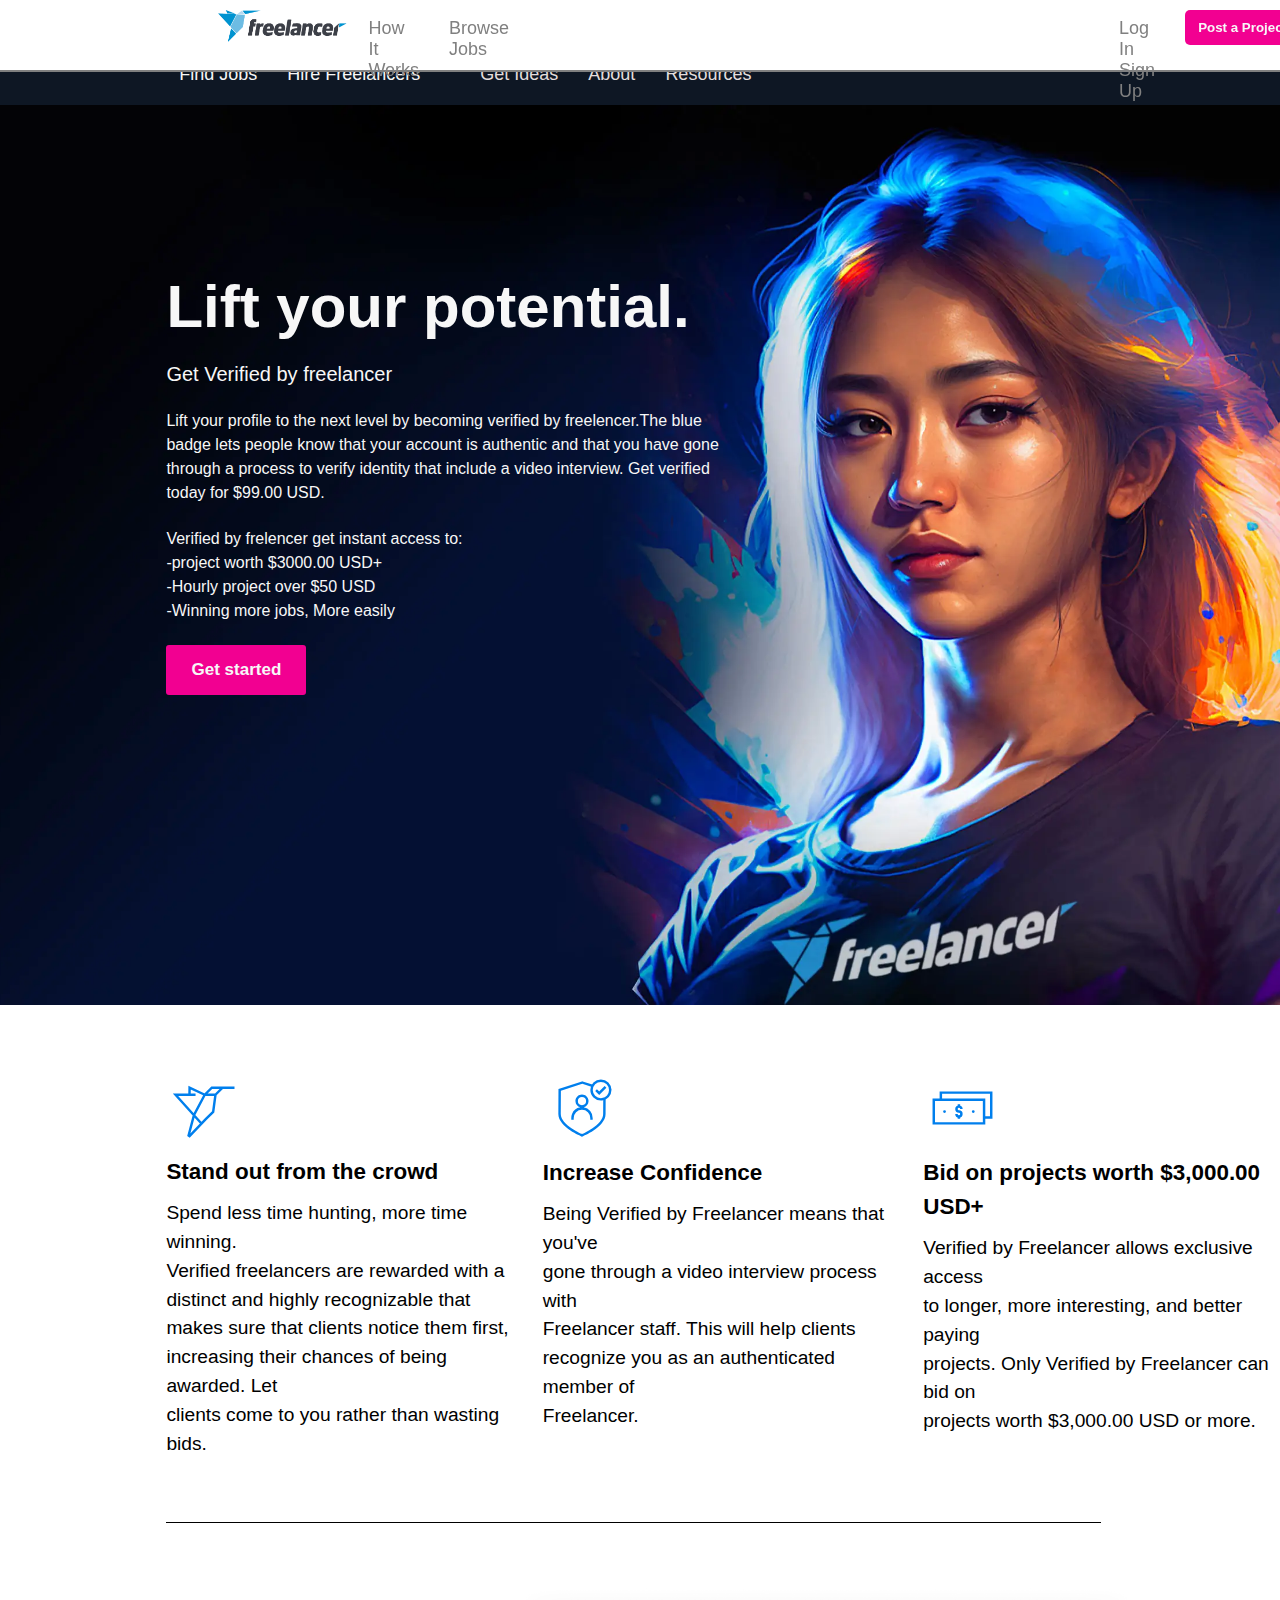
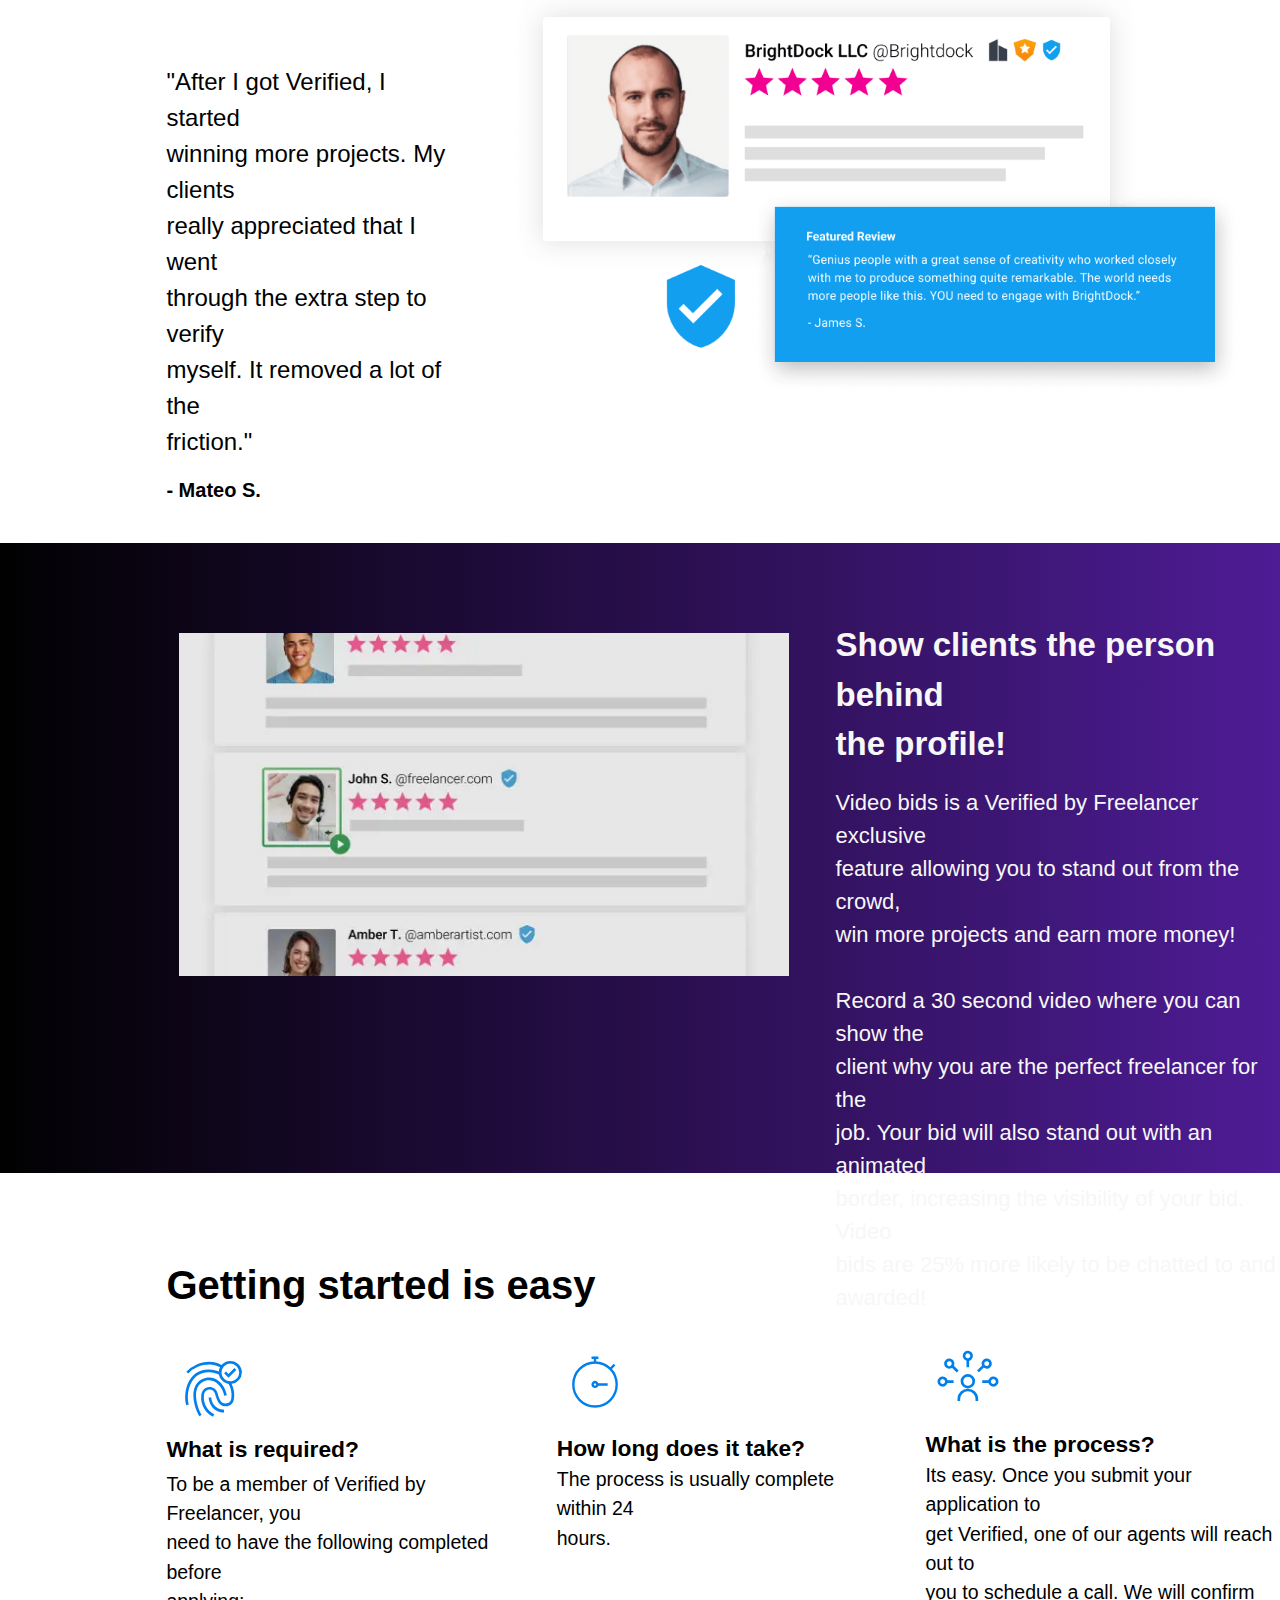
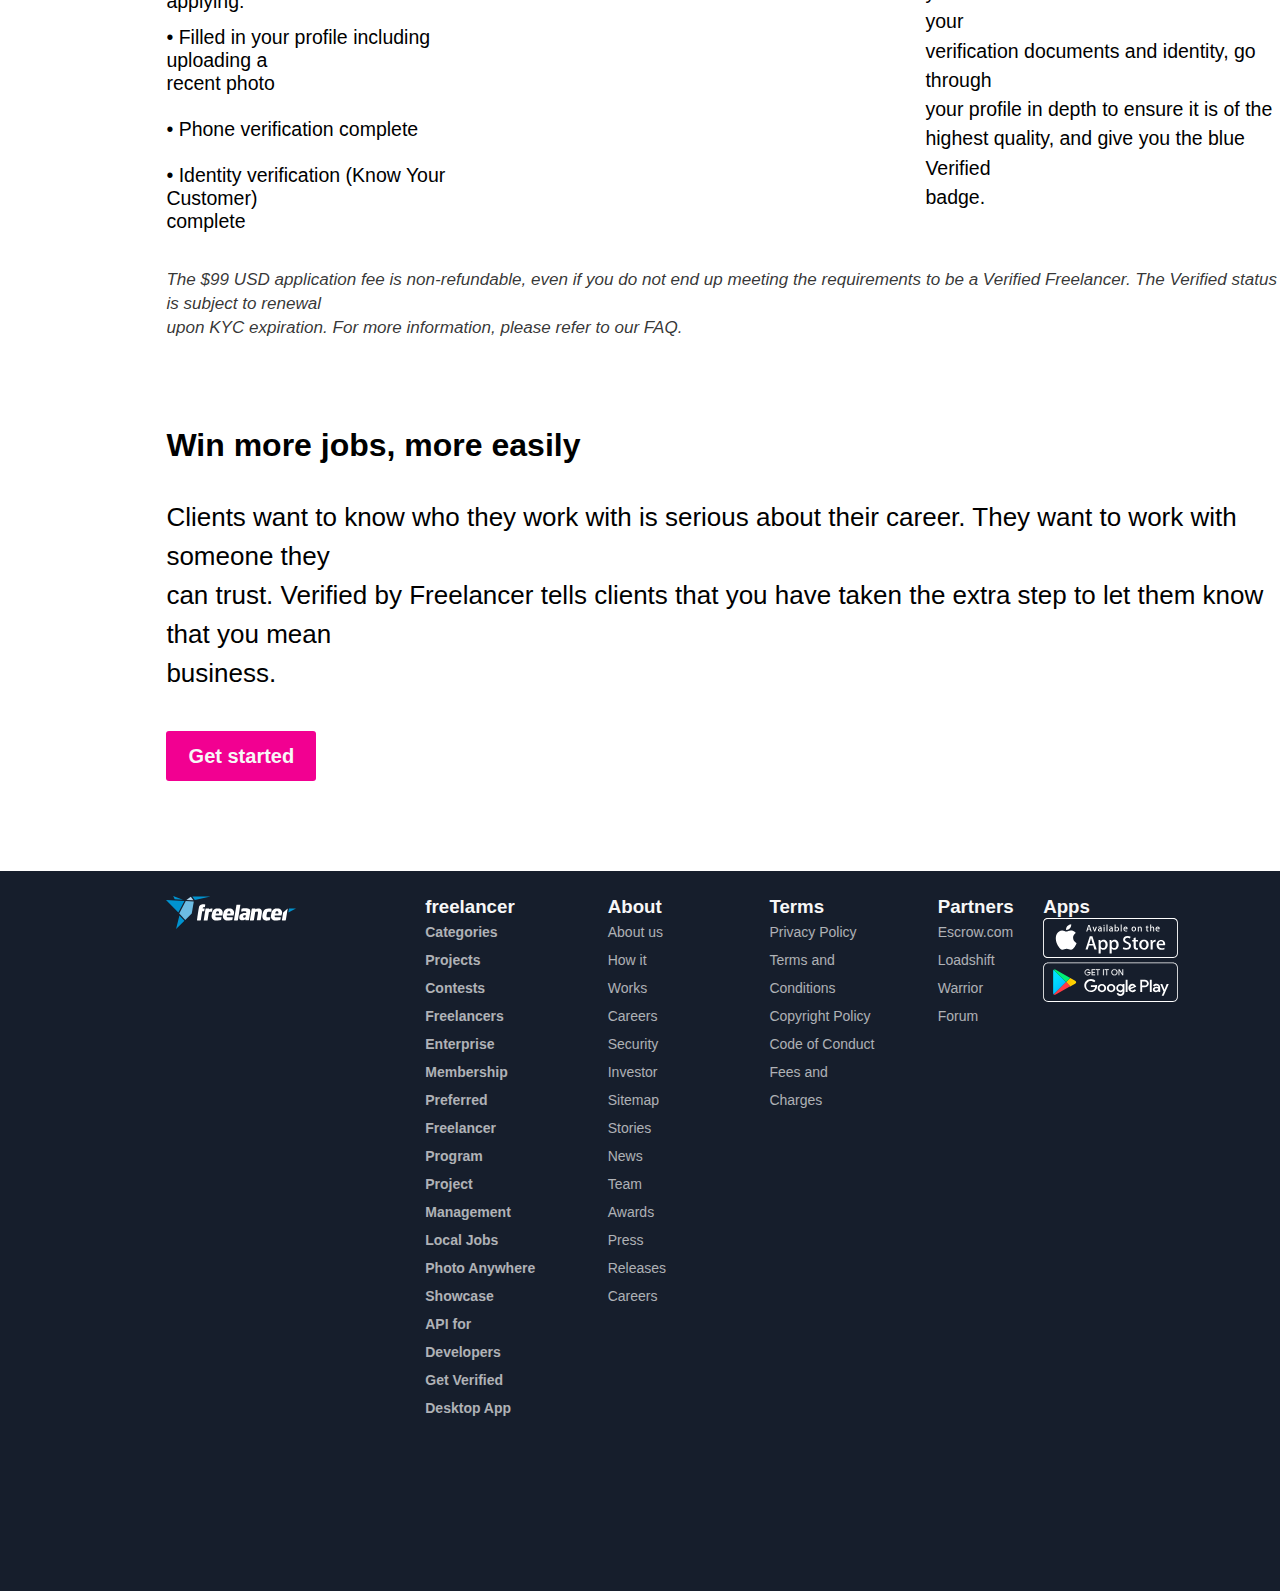
<file: index.html>
<!DOCTYPE html>
<html lang="en">
<head>
    <meta charset="UTF-8">
    <meta http-equiv="X-UA-Compatible" content="IE=edge">
    <meta name="viewport" content="width=device-width, initial-scale=1.0">
    <title>recreating freelancer website</title>
    <link rel="stylesheet" href="/css/style.css">

</head>

<body>
    <div class="parent">
       <div class="bag">
          <img class="logo" src="/images/Freelancer_logo-removebg-preview.png">
       </div>
    
        <div class="nav1">
            <header>
            <ul>
               <li>How It Works</li>
               <li>Browse Jobs</li>
            </ul>
        </div>

        <div class="nav2">
            <a href="#">Log In</a>
            <a href="#">Sign Up</a>
        </div>

        <div class="the">
            <button type="button" class="btn1">Post a Project</button>
        </div>

         </header>  
        </div>
    </div>
   
    <div class="nav3">
        
     <div class="slp">
        <ul>
        <li><a href="#">Find Jobs</a>
            <!-- <ul class="sub-nav"> -->
                <!-- <li><a href="#">By Skill</a></li> -->
                <!-- <li><a href="#">By Language</a></li> -->
                <!-- <li><a href="#">Featured Jobs</a></li> -->
                <!-- <li><a href="#">Find Contest</a></li> -->
            <!-- </ul> -->
        </li>
        <li><a href="#"> Hire Freelancers</a>
            <uL>
                <!-- <li><a href= </li> -->
            </uL>
        
        </li>
        <li>Get Ideas</li>
        <li>About</li>
        <li>Resources</li>
        </ul>
     </div>


</div>

<div class="container">

    <div class="create">
        <h1>Lift your potential.</h1>
    </div>    
     <div class="create2">
        <p>Get Verified by freelancer</p>
      </div>
    <div class="create3">
        Lift your profile to the next level by becoming verified by freelencer.The blue<br>
        badge lets people know that your account is authentic and that you have gone<br>
        through a process to verify identity that include a video interview. Get verified<br>
        today for $99.00 USD.
    </div>
    <div class="create4">
        Verified by frelencer get instant access to:<br>
        -project worth $3000.00 USD+<br>
        -Hourly project over $50 USD<br>
        -Winning more jobs, More easily<br>
    </div>
    <div class="button2">
        <button type="button" class="btn2">Get started</button>
    </div>
</div>
<div class="container2">

    <div class="down">
        <img src="/images/image1.svg">
        <h3>Stand out from the crowd</h3>
        <p>Spend less time hunting, more time winning.<br>
         Verified freelancers are rewarded with a <br>distinct and highly recognizable that<br>
         makes sure that clients notice them first,<br> increasing their chances of being awarded. Let <br>clients come to you rather than wasting bids.</p>
    </div>
    <div class="down1">
        <img src="/images/image2.svg">
       <h3>Increase Confidence</h3>
        <p>Being Verified by Freelancer means that you've<br>gone through a video interview process with <br>
            Freelancer staff. This will help clients<br>recognize you as an authenticated member of<br> Freelancer.</p>
    </div>
    <div class="down2">
         <img src="/images/image3.svg">
        <h3>Bid on projects worth $3,000.00 USD+</h3>
         <p>Verified by Freelancer allows exclusive access<br>
         to longer, more interesting, and better paying<br>
          projects. Only Verified by Freelancer can bid on<br>
         projects worth $3,000.00 USD or more.</p>
    </div>
 

</div>

<div class="line">
    <hr color="black" size="1">
</div>
     
     <div class="container3">
        <div class="down3">
            <p>"After I got Verified, I started<br> winning more projects. My clients <br>
            really appreciated that I went<br> through the extra step to verify<br>
             myself. It removed a lot of the<br> friction."</p>
            <h2>- Mateo S.</h2>
        </div>

         <div class="down5">
              <img src="/images/image5.webp">
        </div>
    
     </div>

     <div class="container4">

            <div class="down7">
                <img src="/images/image6.webp">
            </div>

            <div class="down6">
                <h2>Show clients the person behind<br> the profile!</h2>
               <p>Video bids is a Verified by Freelancer exclusive<br> feature allowing you to stand out from the crowd,<br>
                 win more projects and earn more money!<br>
                 <br>
                Record a 30 second video where you can show the<br>client why you are the perfect freelancer for the <br>
                job. Your bid will also stand out with an animated<br>
                border, increasing the visibility of your bid. Video<br> 
                bids are 25% more likely to be chatted to and <br>awarded!</p>
               </div>
    </div>

    <div class="down8">
        <h1>Getting started is easy</h1>
    </div>

    <div class="container5">

        <div class="down9">
            <img src="/images/image7.svg">
           <h3>What is required?</h3>     
           <p>To be a member of Verified by Freelancer, you<br>
              need to have the following completed before<br>
              applying:<br>
              <div class="down10">
            • Filled in your profile including uploading a<br> recent photo<br><br>
            • Phone verification complete<br><br>
            • Identity verification (Know Your Customer)<br> complete</p>
              </div>
        </div>

        <div class="down11">
            <img src="/images/image8.svg">
           <h3> How long does it take?</h3>
            <p>The process is usually complete within 24<br> hours.</p>
        </div>

        <div class="down12">
            <img src="/images/image9.svg">
           <h3>What is the process?</h3>
            <p>Its easy. Once you submit your application to<br>
                get Verified, one of our agents will reach out to<br> 
                you to schedule a call. We will confirm your<br>
                verification documents and identity, go through<br>
                your profile in depth to ensure it is of the<br>
                highest quality, and give you the blue Verified<br> badge.
            </p>
        </div>

    </div>
    <div class="down13">
    <small>The $99 USD application fee is non-refundable, even if you do not end up meeting the requirements to be a Verified Freelancer. The Verified status is subject to renewal<br> upon KYC expiration. For more information, please refer to our FAQ.</small>
    </div>

    <div class="down14">
       <h1>Win more jobs, more easily</h1>
       <p>Clients want to know who they work with is serious about their career. They want to work with someone they<br>
        can trust. Verified by Freelancer tells clients that you have taken the extra step to let them know that you mean<br>
        business.</p>
    </div>
    <div class="button3">
        <button type="button" class="btn3">Get started</button>
    </div>

    <div class="container6">

        
    
        <div class="down15">
        <img src="/images/freelancer-logo-old-light.svg">
        </div>

       

        <div class="down16">
            <h3>freelancer<h3>
            <Li a href="#">Categories</Li>
            <Li a href="#">Projects</Li>
            <Li a href="#"> Contests
            <Li a href="#">Freelancers</Li>
            <Li a href="#">Enterprise</Li>
            <Li a href="#"> Membership</Li>
            <Li a href="#">Preferred Freelancer</Li>
            <Li a href="#">Program</Li>
            <Li a href="#"> Project Management</Li>
            <Li a href="#">Local Jobs</Li>
            <Li a href="#" >Photo Anywhere</Li>
            <Li a href="#"> Showcase</Li>
            <Li a href="#">API for Developers</Li>
            <Li a href="#">Get Verified</Li>
            <Li a href="#"> Desktop App</Li>
        </div>
        <div class="down17">
            <h3>About</h3>
            <Li a href="#">About us</Li>
            <Li a href="#">How it Works</Li>
            <Li a href="#">Careers</Li>
            <Li a href="#">Security</Li>
            <Li a href="#">Investor</Li>
            <Li a href="#">Sitemap</Li>
            <Li a href="#"> Stories</Li>
            <Li a href="#">News</Li>
            <Li a href="#">Team</Li>
            <Li a href="#">Awards</Li>
            <Li a href="#">Press Releases</Li>
            <Li a href="#">Careers</Li>
        </div>
        <div class="down18">
            <h3>Terms</h3>
            <li a href="#">Privacy Policy</li> 
            <li a href="#">Terms and Conditions</li>
            <li a href="#">Copyright Policy</li>
            <li a href="#">Code of Conduct </li>
            <li a href="#">Fees and Charges</li>
        </div>
        <div class="down19">
           <h3>Partners</h3>
           <li a href="#">Escrow.com</li>
           <li a href="#" >Loadshift</li>
           <li a href="#"> Warrior Forum</li>
        </div>
        <div class="down20">
            <h3>Apps</h3>
            <img src="/images/app-store.svg">
            <img src="/images/google-play.svg">
        </div>

        <!-- <div class="line"> -->
        <!-- <hr color="black" size="1"> -->
        <!-- </div> -->
        

        

    </div>

</body>                                       

</html>
</file>
<file: css/style.css>
*{
    margin: 0;
    padding: 0;
    box-sizing: border-box;
    font-family: sans-serif
}
ul,li{
    display:flex;
    padding-right:30px;
    font-size: 18px;
    
}
.parent{
    position: fixed;
    margin-top: 0px;
    display:flex;
    background-color: #ffffff;
    height: 8vh;
    width: 100%;
    border-bottom: 2px solid grey;
    padding-left: 3%;
    /* justify-content:space-around; */
}

.nav1 header ul li :hover {
    color: #0dcff1;
}
.nav1 header ul li{
    color: grey;
}
.nav2 a{
    text-decoration: none;
    color: grey;
    font-size: 18px;
}
.btn1{
    background-color: #f20091;
    border-color: none; 
    color: #f7f7f7;
    font-weight: bold;
    border: none;
    border-radius: 5px;
    height: 35px;
    width: 115px;
}

.bag img{
    width: 130px;
}
.nav2{
    padding-left: 550px; 
    margin-top: 18px;
}

.nav1{
    padding-left: 20px;
    margin-top: 18px;
    cursor: pointer;
}
.bag{
    padding-left: 180px;
    margin-top: 10px;
}
.give a{
    padding-right: 15px;
}
.the{
    padding-left: 10px;
    margin-top: 10px;
}
.nav2 a{
    padding-right: 20px;
}
 .nav3{
    display: flex;
    color: rgb(228, 222, 222);
    background-color: #0e1724;
    padding-top: 5%;
    padding-left: 14%;
    font-size: 18px;
    
 }
.slp{
    padding-bottom: 20px;   
}
.slp ul li a {
    text-decoration: none;
    color: #f7f7f7;

}

.container{
    width: 100%;
    height: 100vh;
    background-image: url(/images/verified-hero-desktop.png);
    background-size: cover;
    background-position: center;
    overflow: hidden;
    padding-left: 13%;
}

.create{
    color: #f7f7f7;
    font-size: 30px;
    margin-top: 15%;
}
.create2{
    color: #f7f7f7;
    font-size: 20px;
    padding-top: 2%;
}
.create3{
    color: #f7f7f7;
    padding-top: 2%;
    line-height: 1.5;
}
.create4{
    color: #f7f7f7;
    padding-top: 2%;
    line-height: 1.5;
}
.btn2{
    background-color: #f20091;
    border-color: none; 
    color: #f7f7f7;
    font-weight: bold;
    border: none;
    border-radius: 3px;
    height: 50px;
    width: 140px;
    font-size: 17px;
    cursor: pointer;
}
.button2{
    padding-top: 2%;
}
.container2{
    display: flex;
    margin-top: 5%;
    font-size: 120%;
    
}
.down{
    line-height: 1.5;
    padding-left: 13%;
    /* font-size: 110%; */
}
.down1{
    line-height: 1.5;
    padding-left: 2%;
    /* font-size: 110%; */
}
.down2{
    line-height: 1.5;
    padding-left: 2%;
    /* font-size: 110%; */
}
.down img{
    width: 22%;
}
.down1 img{
    width: 22%;
}
.down2 img{
    width: 22%;
}
.down p{
    padding-top: 3%;
}
.down1 p{
    padding-top: 3%;
}
.down2 p{
    padding-top: 3%;
}
.line{
    /* border-top: 1px solid black; */
    width: 86%;
    padding-left: 13%;
    padding-top: 5%;    
}
.container3{
    display: flex;
    margin-top: 5%;
}
.down3{
    line-height: 1.5;
    padding-left: 13%;

}
.down3 h2{
    font-size: 20px;
    padding-top: 5%;
}
.down3{
    padding-top: 6%;
}
.down3 p{
    font-size: 150%;
}
.down5 img{
    width: 95%;
    padding-left: 6%;
}
.container4{
    display: flex;
    background: linear-gradient(to right, #010101, #4e1c95);
    height: 70vh;
    margin-top: 3%;
}
.down7{
    padding-top: 7%;
    padding-left: 14%;
}
.down7 img{
    width: 110%;
}
.down6{
    color: #f7f7f7;
    /* padding-left: 1%; */
    line-height: 1.5;
    font-size: 22px;
    padding-top: 6%;
    padding-left: 8%;
}
.down6 p{
    padding-top: 4%;
}
.down8{
    margin-top: 7%;
    padding-left: 13%;
}
.down8 h1{
    font-size: 40px;
}
.container5{
    display: flex;
    margin-top: 2%;
    font-size: 19.5px;
}

.down9{
    /* line-height: 1.5; */
    padding-left: 13%;
    margin-top: 1%;
}
.down9 p{
    padding-top: 2%;
    line-height: 1.5;
}
.down9 img{
    width: 24%;
}
.down10{
    /* line-height: 1.5; */
    margin-top: 10px;
}
.down10 img{
    width: 24%;
}
.down11{
    padding-left: 3%;
    line-height: 1.5;
    margin-top: 1%;
    
}
.down11 img{
    width: 24%;
    
}
.down12{
    padding-left: 4%;
    line-height: 1.5;
    /* padding-bottom: 2%; */
}
.down12 img{
    width: 24%;
}
.down13{
    margin-top: 2%;
    padding-left: 13%;
    font-style: italic;
    font-size: 20.5px; 
    color: #000000cc;
}
.down14{
    margin-top: 7%;
    padding-left: 13%;
}
.down14 p{
    margin-top: 3%;
    line-height: 1.5;
    font-size: 26px;
}
.btn3{
    background-color: #f20091;
    border-color: none; 
    color: #f7f7f7;
    font-weight: bold;
    border: none;
    border-radius: 3px;
    height: 50px;
    width: 150px;
    font-size: 20px;
    cursor: pointer;
}
.button3{
    padding-left: 13%;
    padding-top: 3%;
}
.container6{
    display: flex;
    justify-content: left;
    background-color: #161e2c;
    height: 80vh;
    margin-top: 7%;
}
.down15{
    margin-left: 13%;
    margin-top: 2%;
}
.down15 img{
    width: 50%;
}
.down16{
    padding-right: 3%;
    padding-top: 2%;
}
.down16 h3{
    color: #f7f7f7;
}
.down16 li {
    color: #f7f7f7af;
    line-height: 2;
    font-size: 14px;
    cursor: pointer;
}
.down16 li:hover {
    color: #f7f7f7;
    text-decoration: underline;
}
.down17{
    padding-top: 2%;
    padding-right: 4%;
}
.down17 h3{
    color: #f7f7f7;
}
.down17 li {
    color: #f7f7f7af;
    line-height: 2;
    font-size: 14px;
    cursor: pointer;
}
.down17 li:hover {
    color: #f7f7f7;
    text-decoration: underline;
}
.down18{
    padding-top: 2%;
    padding-right: 2%;
}
.down18 h3{
    color: #f7f7f7;
}
.down18 li {
    color: #f7f7f7af;
    line-height: 2;
    font-size: 14px;
    cursor: pointer;
}
.down18 li:hover {
    color: #f7f7f7;
    text-decoration: underline;
}
.down19{
    padding-top: 2%;
}
.down19 h3{
    color: #f7f7f7;
}
.down19 li {
    color: #f7f7f7af;
    line-height: 2;
    font-size: 14px;
    cursor: pointer;
}
.down19 li:hover {
    color: #f7f7f7;
    text-decoration: underline;
}
.down20{
    padding-top: 2%;
}
.down20 h3{
    color: #f7f7f7;
}
</file>
